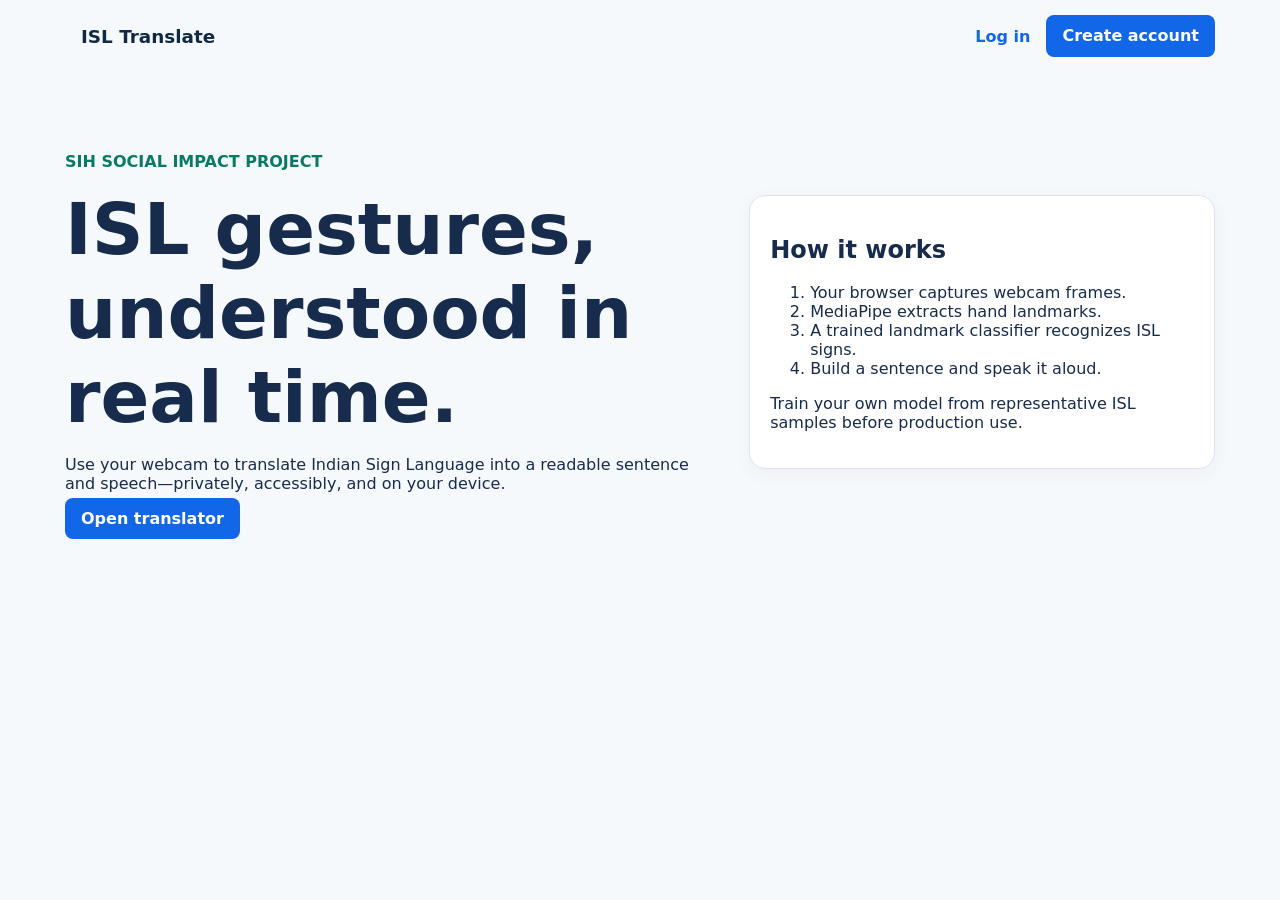
<file: frontend/index.html>
<!doctype html><html><head><meta charset="utf-8"><meta name="viewport" content="width=device-width"><title>Sign Language Translator</title><link rel="stylesheet" href="css/style.css"></head><body><nav><a class="brand" href="/">ISL Translate</a><span><a href="login.html">Log in</a><a class="button" href="signup.html">Create account</a></span></nav><main class="hero"><section><p class="tag">SIH SOCIAL IMPACT PROJECT</p><h1>ISL gestures, understood in real time.</h1><p>Use your webcam to translate Indian Sign Language into a readable sentence and speech—privately, accessibly, and on your device.</p><a class="button" href="dashboard.html">Open translator</a></section><aside class="card"><h2>How it works</h2><ol><li>Your browser captures webcam frames.</li><li>MediaPipe extracts hand landmarks.</li><li>A trained landmark classifier recognizes ISL signs.</li><li>Build a sentence and speak it aloud.</li></ol><p>Train your own model from representative ISL samples before production use.</p></aside></main></body></html>
</file>
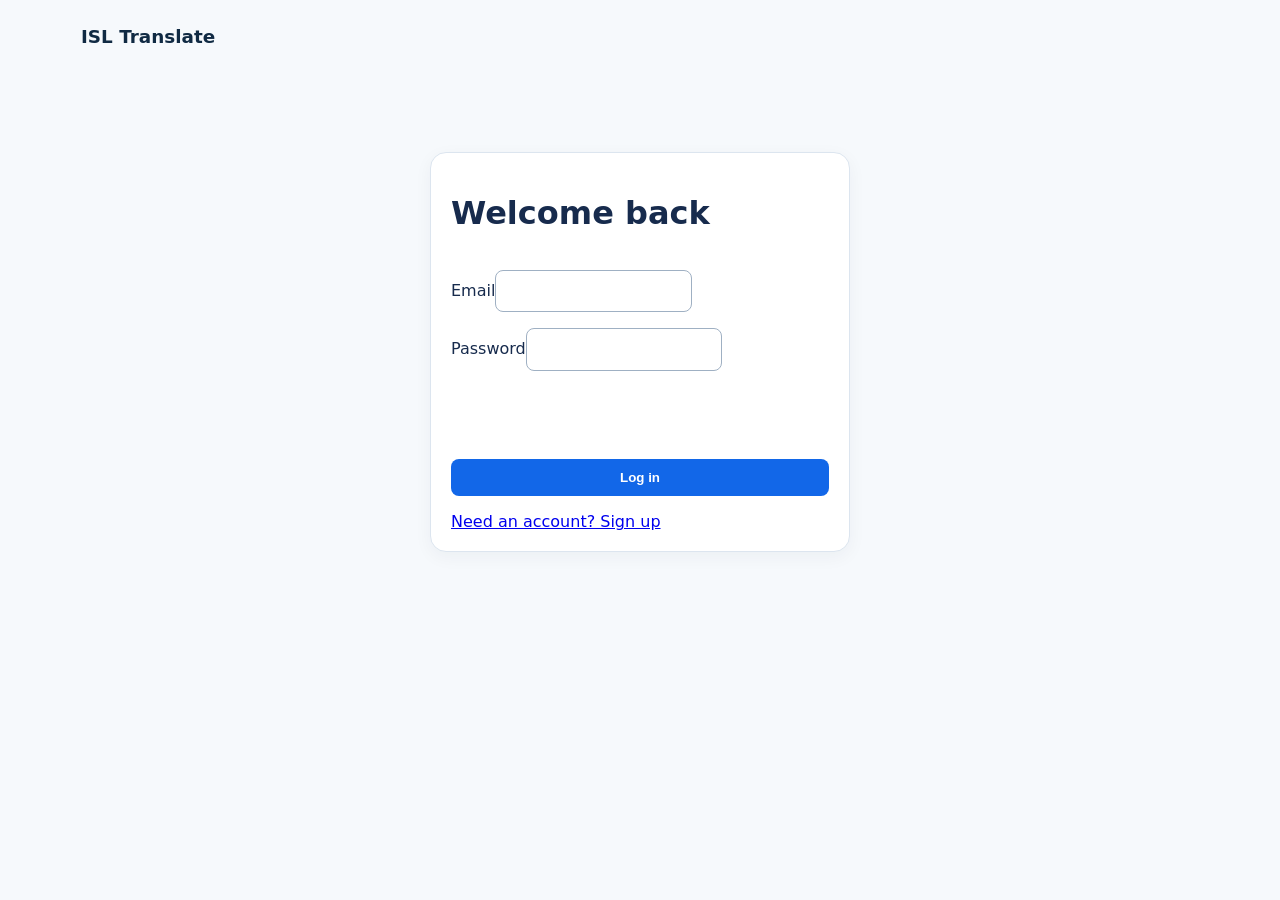
<file: frontend/login.html>
<!doctype html><html><head><meta charset="utf-8"><meta name="viewport" content="width=device-width"><title>Log in</title><link rel="stylesheet" href="css/style.css"></head><body><nav><a class="brand" href="/">ISL Translate</a></nav><main><form id="auth-form" data-mode="login" class="card"><h1>Welcome back</h1><label>Email<input name="email" type="email" required></label><label>Password<input name="password" type="password" minlength="8" required></label><p id="notice" role="alert"></p><button>Log in</button><a href="signup.html">Need an account? Sign up</a></form></main><script src="js/auth.js"></script></body></html>
</file>
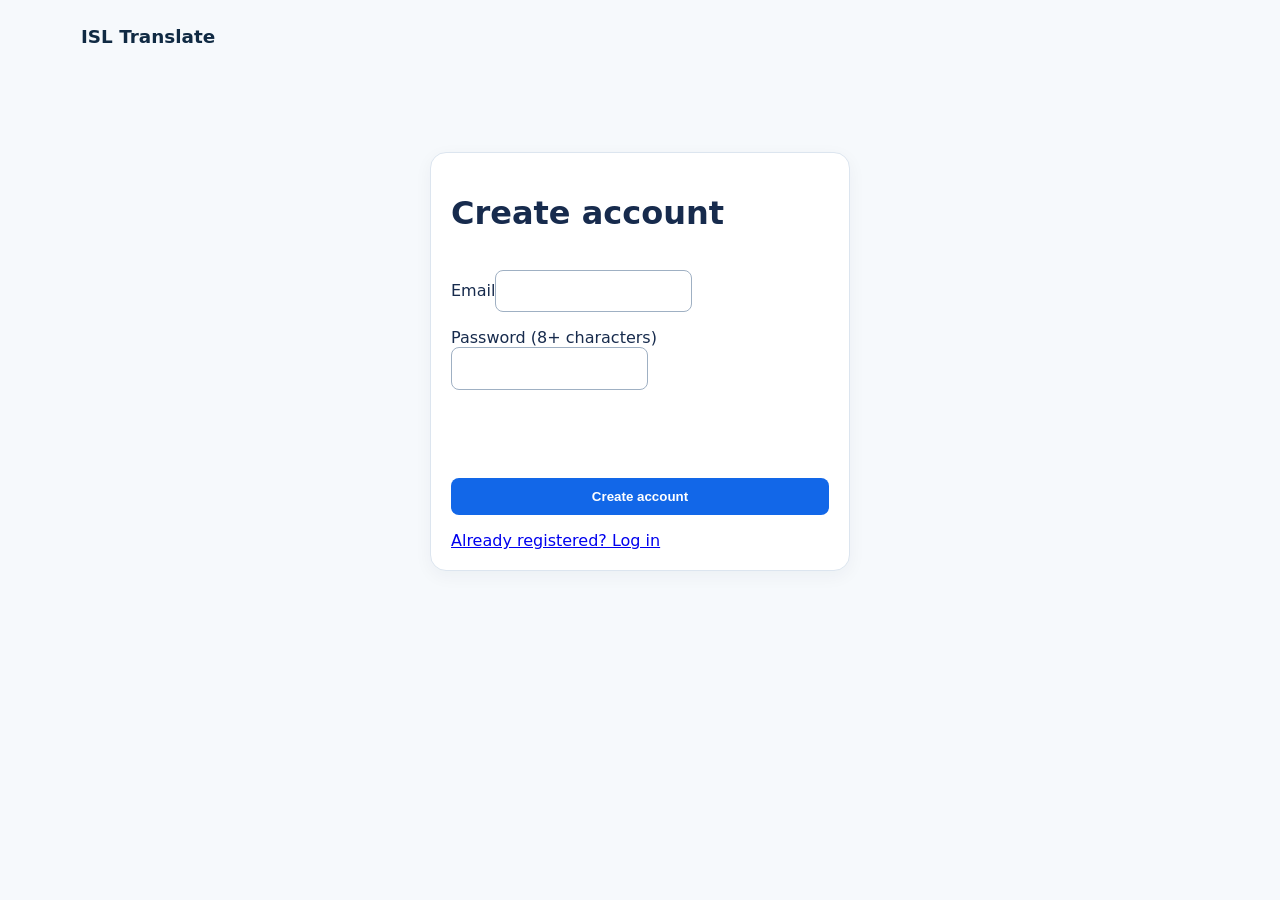
<file: frontend/signup.html>
<!doctype html><html><head><meta charset="utf-8"><meta name="viewport" content="width=device-width"><title>Sign up</title><link rel="stylesheet" href="css/style.css"></head><body><nav><a class="brand" href="/">ISL Translate</a></nav><main><form id="auth-form" data-mode="signup" class="card"><h1>Create account</h1><label>Email<input name="email" type="email" required></label><label>Password (8+ characters)<input name="password" type="password" minlength="8" required></label><p id="notice" role="alert"></p><button>Create account</button><a href="login.html">Already registered? Log in</a></form></main><script src="js/auth.js"></script></body></html>
</file>
<file: frontend/css/style.css>
:root{--navy:#102a43;--blue:#1267e8;--mint:#e6f7f2;--ink:#172b4d;--muted:#62748a}*{box-sizing:border-box}body{margin:0;font:16px system-ui,sans-serif;color:var(--ink);background:#f6f9fc}nav,main{max-width:1150px;margin:auto}nav{height:72px;display:flex;align-items:center;justify-content:space-between}nav a{color:var(--blue);margin-left:1rem;text-decoration:none;font-weight:650}.brand{font-size:1.15rem;font-weight:800;color:var(--navy)!important}main{padding:2rem 1rem}.hero{padding:4rem 0;display:grid;grid-template-columns:1.4fr 1fr;gap:2rem;align-items:center}.hero h1{font-size:clamp(2.3rem,6vw,4.5rem);margin:.2rem 0}.card,.panel{background:white;border:1px solid #dce5ef;border-radius:16px;padding:1.25rem;box-shadow:0 5px 18px #102a430c}.tag{color:#087a64;font-weight:bold}button,.button{background:var(--blue);color:#fff;border:0;border-radius:8px;padding:.7rem 1rem;font-weight:700;cursor:pointer;text-decoration:none}button.secondary{background:#eaf1fb;color:var(--navy)}button:focus,a:focus,input:focus{outline:3px solid #80b4ff;outline-offset:2px}.dashboard{display:grid;grid-template-columns:2fr 1fr;gap:1rem}.camera{width:100%;aspect-ratio:16/10;background:#11253e;border-radius:12px;object-fit:cover}.stats{display:grid;grid-template-columns:1fr 1fr;gap:.7rem}.stat{padding:.9rem;background:var(--mint);border-radius:10px}.sentence{font-size:1.3rem;min-height:4rem;padding:1rem;background:#f7faff;border:1px dashed #91a8c0;border-radius:10px}.controls{display:flex;gap:.5rem;flex-wrap:wrap}.history{padding-left:1.2rem;color:var(--muted)}form{max-width:420px;margin:3rem auto;display:grid;gap:1rem}input{padding:.8rem;border:1px solid #9fb0c3;border-radius:8px}#notice{min-height:1.5rem;color:#b42318}@media(max-width:760px){.hero,.dashboard{grid-template-columns:1fr}nav{padding:0 1rem}}
</file>
